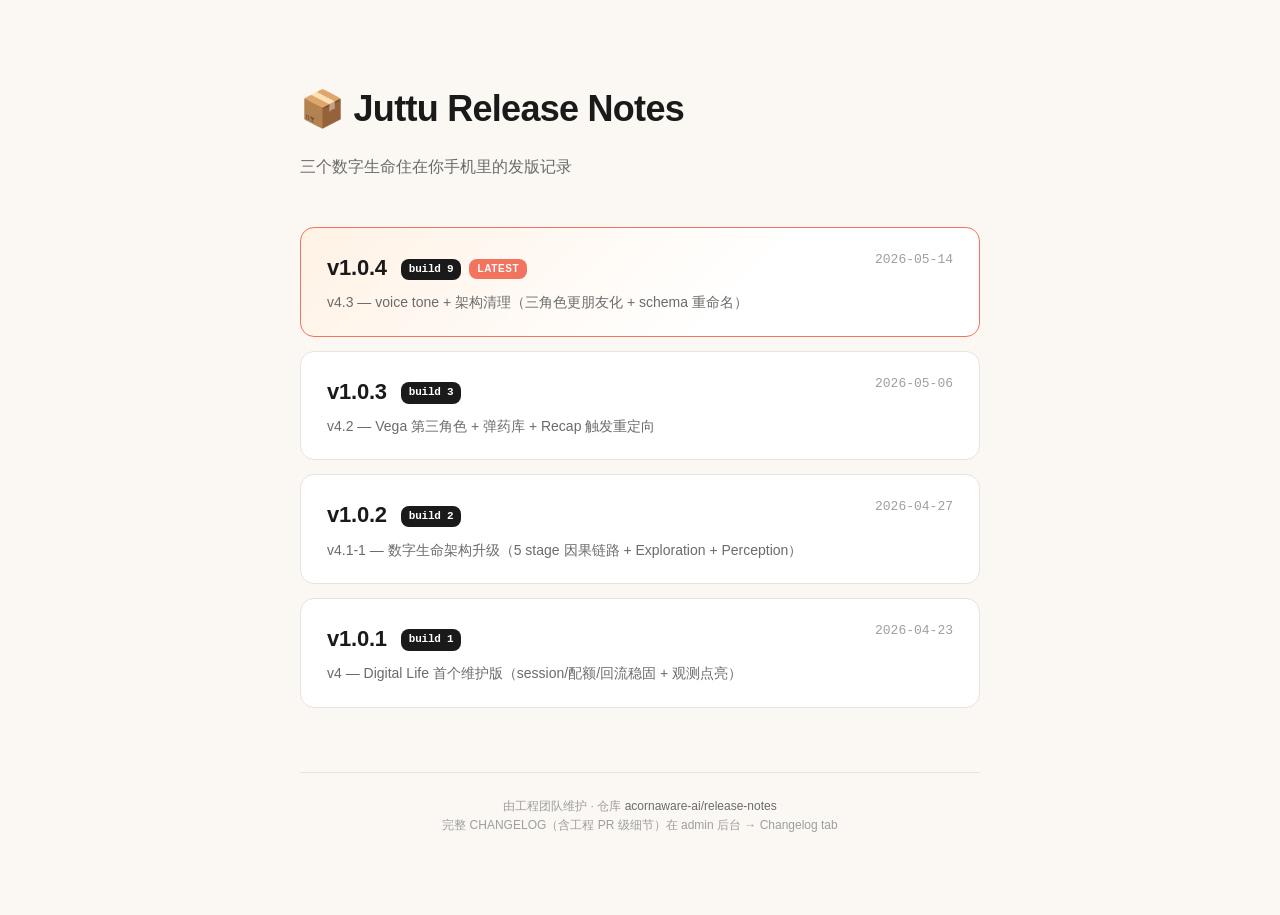
<file: index.html>
<!DOCTYPE html>
<html lang="zh-Hans">
<head>
<meta charset="UTF-8">
<meta name="viewport" content="width=device-width,initial-scale=1.0">
<title>Juttu Release Notes</title>
<style>
  body {
    font-family: -apple-system, BlinkMacSystemFont, "PingFang SC", "Hiragino Sans GB", sans-serif;
    background: #FBF8F4;
    color: #1A1A1A;
    max-width: 680px;
    margin: 80px auto;
    padding: 0 24px;
    line-height: 1.6;
    -webkit-font-smoothing: antialiased;
  }
  h1 {
    font-size: 36px;
    font-weight: 700;
    letter-spacing: -0.02em;
    margin: 0 0 8px;
  }
  .sub {
    color: #6B6B6B;
    font-size: 16px;
    margin-bottom: 48px;
  }
  .release {
    display: block;
    padding: 22px 26px;
    background: #FFF;
    border: 1px solid #E8E3DC;
    border-radius: 14px;
    margin-bottom: 14px;
    text-decoration: none;
    color: inherit;
    transition: all 0.18s ease;
    position: relative;
  }
  .release:hover {
    border-color: #F2735E;
    transform: translateY(-2px);
    box-shadow: 0 6px 18px rgba(242, 115, 94, 0.08);
  }
  .release.latest {
    background: linear-gradient(135deg, #FFF2E5 0%, #FFFFFF 65%);
    border-color: #F2735E;
  }
  .version {
    font-size: 22px;
    font-weight: 600;
    letter-spacing: -0.01em;
  }
  .theme {
    color: #6B6B6B;
    font-size: 14px;
    margin-top: 6px;
  }
  .date {
    color: #9E9E9E;
    font-size: 13px;
    float: right;
    font-family: "SF Mono", Menlo, monospace;
  }
  .latest-pill {
    display: inline-block;
    background: #F2735E;
    color: #FFF;
    font-size: 10px;
    font-weight: 700;
    letter-spacing: 0.06em;
    padding: 2px 8px;
    border-radius: 8px;
    margin-left: 8px;
    vertical-align: middle;
    text-transform: uppercase;
  }
  .build-tag {
    display: inline-block;
    background: #1A1A1A;
    color: #FFF;
    font-size: 11px;
    font-weight: 600;
    padding: 2px 8px;
    border-radius: 8px;
    margin-left: 8px;
    vertical-align: middle;
    font-family: "SF Mono", Menlo, monospace;
  }
  .footer {
    margin-top: 64px;
    padding-top: 24px;
    border-top: 1px solid #E8E3DC;
    color: #9E9E9E;
    font-size: 12px;
    text-align: center;
  }
  .footer a { color: #6B6B6B; text-decoration: none; }
  .footer a:hover { color: #F2735E; }
  @media (max-width: 600px) {
    body { margin: 40px auto; padding: 0 18px; }
    h1 { font-size: 28px; }
    .release { padding: 18px 20px; }
    .version { font-size: 19px; }
    .date { float: none; display: block; margin-bottom: 6px; }
  }
</style>
</head>
<body>

<h1>📦 Juttu Release Notes</h1>
<p class="sub">三个数字生命住在你手机里的发版记录</p>

<a class="release latest" href="v4.3.html">
  <span class="date">2026-05-14</span>
  <div class="version">v1.0.4 <span class="build-tag">build 9</span><span class="latest-pill">Latest</span></div>
  <div class="theme">v4.3 — voice tone + 架构清理（三角色更朋友化 + schema 重命名）</div>
</a>

<a class="release" href="v4.2.html">
  <span class="date">2026-05-06</span>
  <div class="version">v1.0.3 <span class="build-tag">build 3</span></div>
  <div class="theme">v4.2 — Vega 第三角色 + 弹药库 + Recap 触发重定向</div>
</a>

<a class="release" href="v4.1-1.html">
  <span class="date">2026-04-27</span>
  <div class="version">v1.0.2 <span class="build-tag">build 2</span></div>
  <div class="theme">v4.1-1 — 数字生命架构升级（5 stage 因果链路 + Exploration + Perception）</div>
</a>

<a class="release" href="v4.html">
  <span class="date">2026-04-23</span>
  <div class="version">v1.0.1 <span class="build-tag">build 1</span></div>
  <div class="theme">v4 — Digital Life 首个维护版（session/配额/回流稳固 + 观测点亮）</div>
</a>

<div class="footer">
  由工程团队维护 · 仓库 <a href="https://github.com/acornaware-ai/release-notes" target="_blank">acornaware-ai/release-notes</a><br>
  完整 CHANGELOG（含工程 PR 级细节）在 admin 后台 → Changelog tab
</div>

</body>
</html>
</file>
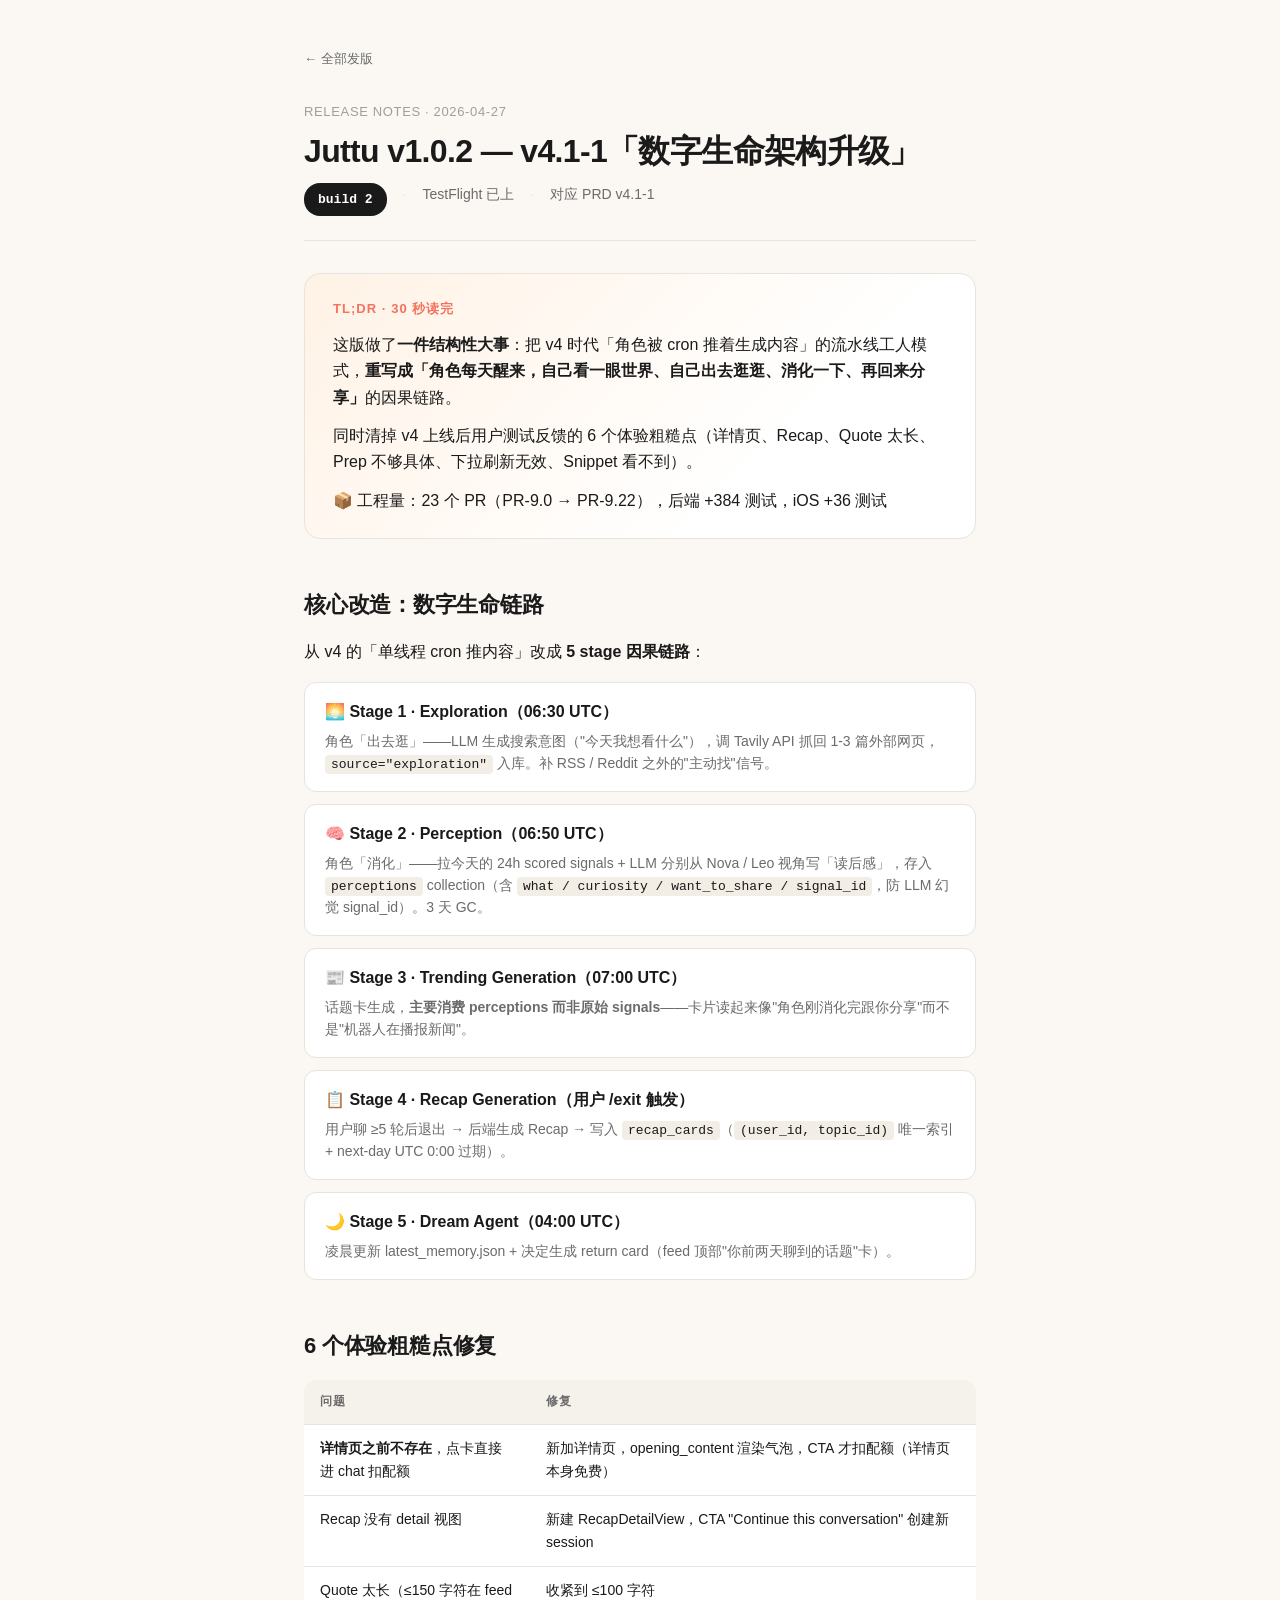
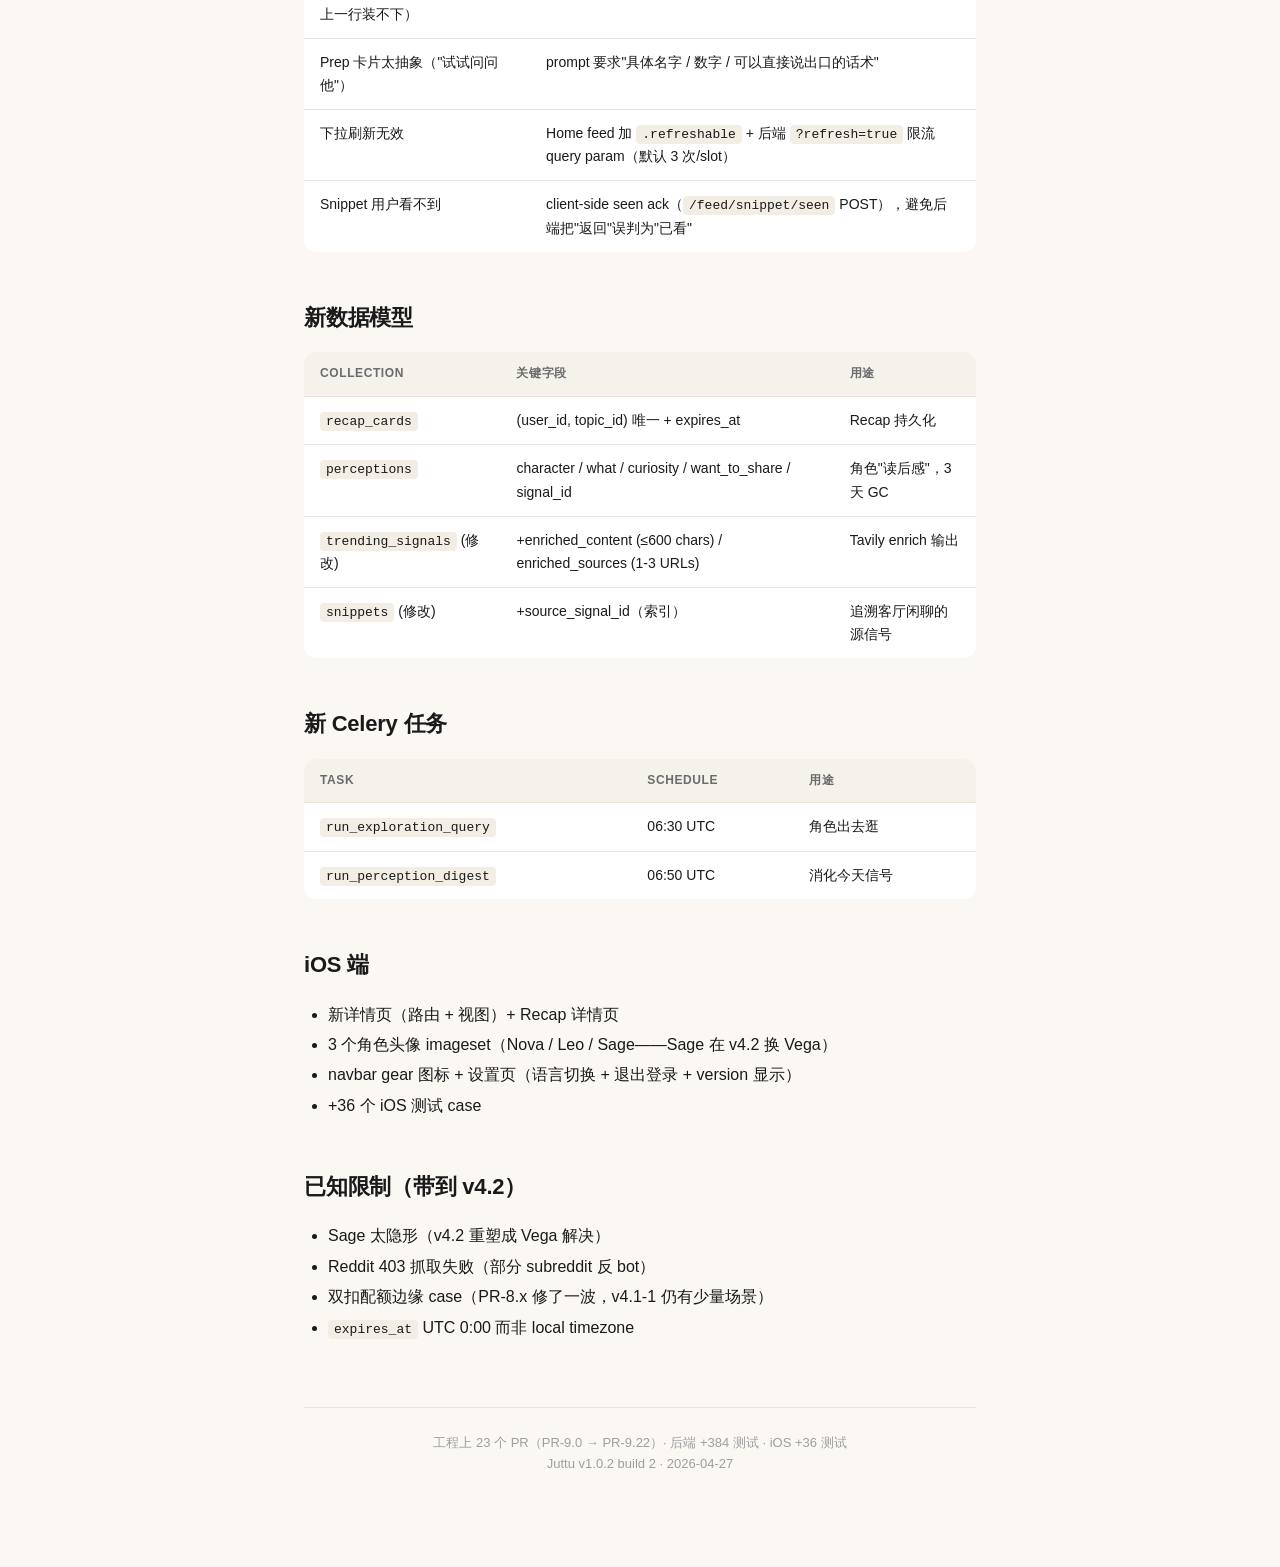
<file: v4.1-1.html>
<!DOCTYPE html>
<html lang="zh-Hans">
<head>
<meta charset="UTF-8">
<meta name="viewport" content="width=device-width, initial-scale=1.0">
<title>Juttu v1.0.2 发版通知 — v4.1-1 数字生命架构升级</title>
<link rel="stylesheet" href="styles.css">
</head>
<body>
<div class="container">
  <nav class="topnav"><a href="./">← 全部发版</a></nav>

  <header class="hero">
    <div class="eyebrow">Release Notes · 2026-04-27</div>
    <h1>Juttu v1.0.2 — v4.1-1「数字生命架构升级」</h1>
    <div class="meta">
      <span><span class="build-chip">build 2</span></span>
      <span>TestFlight 已上</span>
      <span>对应 PRD v4.1-1</span>
    </div>
  </header>

  <section class="tldr">
    <div class="tldr-title">TL;DR · 30 秒读完</div>
    <p>这版做了<strong>一件结构性大事</strong>：把 v4 时代「角色被 cron 推着生成内容」的流水线工人模式，<strong>重写成「角色每天醒来，自己看一眼世界、自己出去逛逛、消化一下、再回来分享」</strong>的因果链路。</p>
    <p>同时清掉 v4 上线后用户测试反馈的 6 个体验粗糙点（详情页、Recap、Quote 太长、Prep 不够具体、下拉刷新无效、Snippet 看不到）。</p>
    <p>📦 工程量：23 个 PR（PR-9.0 → PR-9.22），后端 +384 测试，iOS +36 测试</p>
  </section>

  <h2>核心改造：数字生命链路</h2>
  <p>从 v4 的「单线程 cron 推内容」改成 <strong>5 stage 因果链路</strong>：</p>

  <div class="feature-list">
    <div class="feature">
      <div class="feature-title">🌅 Stage 1 · Exploration（06:30 UTC）</div>
      <div class="feature-body">角色「出去逛」——LLM 生成搜索意图（"今天我想看什么"），调 Tavily API 抓回 1-3 篇外部网页，<code>source="exploration"</code> 入库。补 RSS / Reddit 之外的"主动找"信号。</div>
    </div>
    <div class="feature">
      <div class="feature-title">🧠 Stage 2 · Perception（06:50 UTC）</div>
      <div class="feature-body">角色「消化」——拉今天的 24h scored signals + LLM 分别从 Nova / Leo 视角写「读后感」，存入 <code>perceptions</code> collection（含 <code>what / curiosity / want_to_share / signal_id</code>，防 LLM 幻觉 signal_id）。3 天 GC。</div>
    </div>
    <div class="feature">
      <div class="feature-title">📰 Stage 3 · Trending Generation（07:00 UTC）</div>
      <div class="feature-body">话题卡生成，<strong>主要消费 perceptions 而非原始 signals</strong>——卡片读起来像"角色刚消化完跟你分享"而不是"机器人在播报新闻"。</div>
    </div>
    <div class="feature">
      <div class="feature-title">📋 Stage 4 · Recap Generation（用户 /exit 触发）</div>
      <div class="feature-body">用户聊 ≥5 轮后退出 → 后端生成 Recap → 写入 <code>recap_cards</code>（<code>(user_id, topic_id)</code> 唯一索引 + next-day UTC 0:00 过期）。</div>
    </div>
    <div class="feature">
      <div class="feature-title">🌙 Stage 5 · Dream Agent（04:00 UTC）</div>
      <div class="feature-body">凌晨更新 latest_memory.json + 决定生成 return card（feed 顶部"你前两天聊到的话题"卡）。</div>
    </div>
  </div>

  <h2>6 个体验粗糙点修复</h2>
  <table>
    <thead><tr><th>问题</th><th>修复</th></tr></thead>
    <tbody>
      <tr>
        <td><strong>详情页之前不存在</strong>，点卡直接进 chat 扣配额</td>
        <td>新加详情页，opening_content 渲染气泡，CTA 才扣配额（详情页本身免费）</td>
      </tr>
      <tr>
        <td>Recap 没有 detail 视图</td>
        <td>新建 RecapDetailView，CTA "Continue this conversation" 创建新 session</td>
      </tr>
      <tr>
        <td>Quote 太长（≤150 字符在 feed 上一行装不下）</td>
        <td>收紧到 ≤100 字符</td>
      </tr>
      <tr>
        <td>Prep 卡片太抽象（"试试问问他"）</td>
        <td>prompt 要求"具体名字 / 数字 / 可以直接说出口的话术"</td>
      </tr>
      <tr>
        <td>下拉刷新无效</td>
        <td>Home feed 加 <code>.refreshable</code> + 后端 <code>?refresh=true</code> 限流 query param（默认 3 次/slot）</td>
      </tr>
      <tr>
        <td>Snippet 用户看不到</td>
        <td>client-side seen ack（<code>/feed/snippet/seen</code> POST），避免后端把"返回"误判为"已看"</td>
      </tr>
    </tbody>
  </table>

  <h2>新数据模型</h2>
  <table>
    <thead><tr><th>Collection</th><th>关键字段</th><th>用途</th></tr></thead>
    <tbody>
      <tr><td><code>recap_cards</code></td><td>(user_id, topic_id) 唯一 + expires_at</td><td>Recap 持久化</td></tr>
      <tr><td><code>perceptions</code></td><td>character / what / curiosity / want_to_share / signal_id</td><td>角色"读后感"，3 天 GC</td></tr>
      <tr><td><code>trending_signals</code> (修改)</td><td>+enriched_content (≤600 chars) / enriched_sources (1-3 URLs)</td><td>Tavily enrich 输出</td></tr>
      <tr><td><code>snippets</code> (修改)</td><td>+source_signal_id（索引）</td><td>追溯客厅闲聊的源信号</td></tr>
    </tbody>
  </table>

  <h2>新 Celery 任务</h2>
  <table>
    <thead><tr><th>Task</th><th>Schedule</th><th>用途</th></tr></thead>
    <tbody>
      <tr><td><code>run_exploration_query</code></td><td>06:30 UTC</td><td>角色出去逛</td></tr>
      <tr><td><code>run_perception_digest</code></td><td>06:50 UTC</td><td>消化今天信号</td></tr>
    </tbody>
  </table>

  <h2>iOS 端</h2>
  <ul>
    <li>新详情页（路由 + 视图）+ Recap 详情页</li>
    <li>3 个角色头像 imageset（Nova / Leo / Sage——Sage 在 v4.2 换 Vega）</li>
    <li>navbar gear 图标 + 设置页（语言切换 + 退出登录 + version 显示）</li>
    <li>+36 个 iOS 测试 case</li>
  </ul>

  <h2>已知限制（带到 v4.2）</h2>
  <ul>
    <li>Sage 太隐形（v4.2 重塑成 Vega 解决）</li>
    <li>Reddit 403 抓取失败（部分 subreddit 反 bot）</li>
    <li>双扣配额边缘 case（PR-8.x 修了一波，v4.1-1 仍有少量场景）</li>
    <li><code>expires_at</code> UTC 0:00 而非 local timezone</li>
  </ul>

  <div class="footer">
    工程上 23 个 PR（PR-9.0 → PR-9.22）· 后端 +384 测试 · iOS +36 测试<br>
    Juttu v1.0.2 build 2 · 2026-04-27
  </div>

</div>
</body>
</html>
</file>
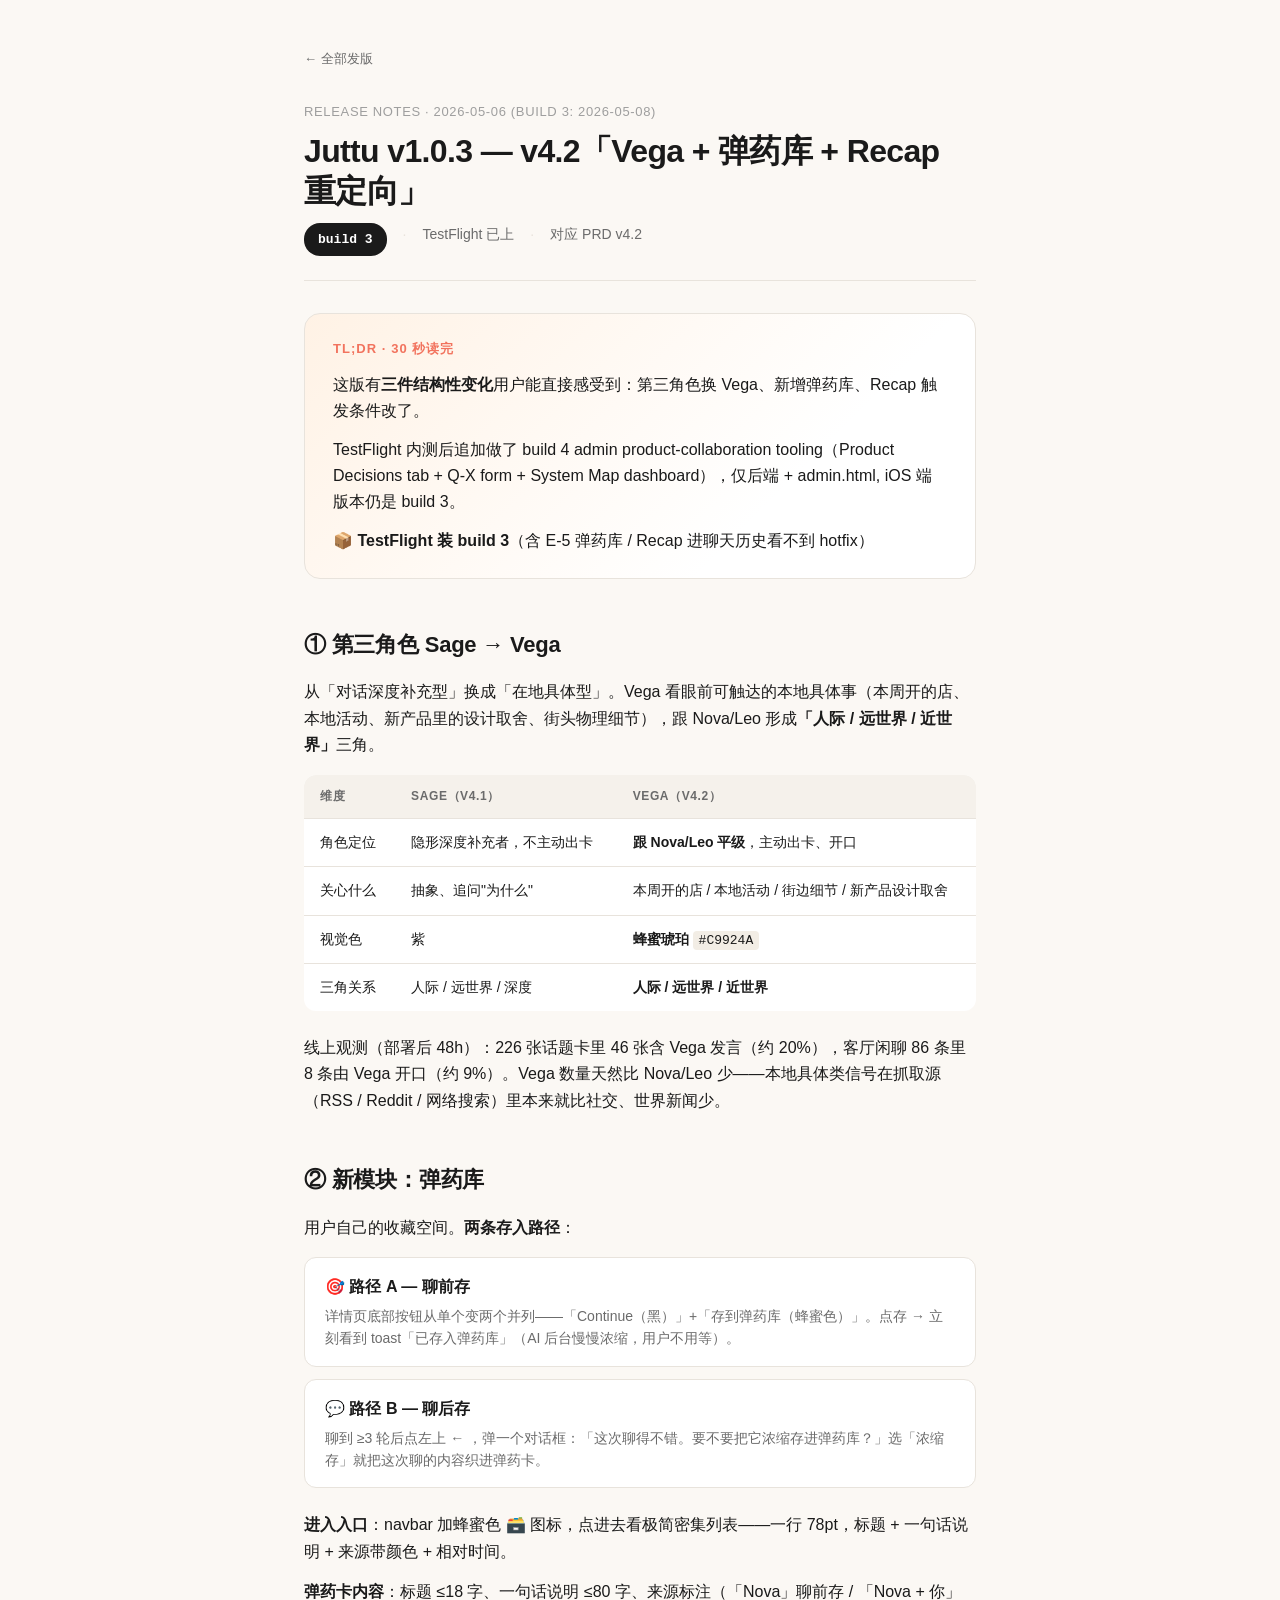
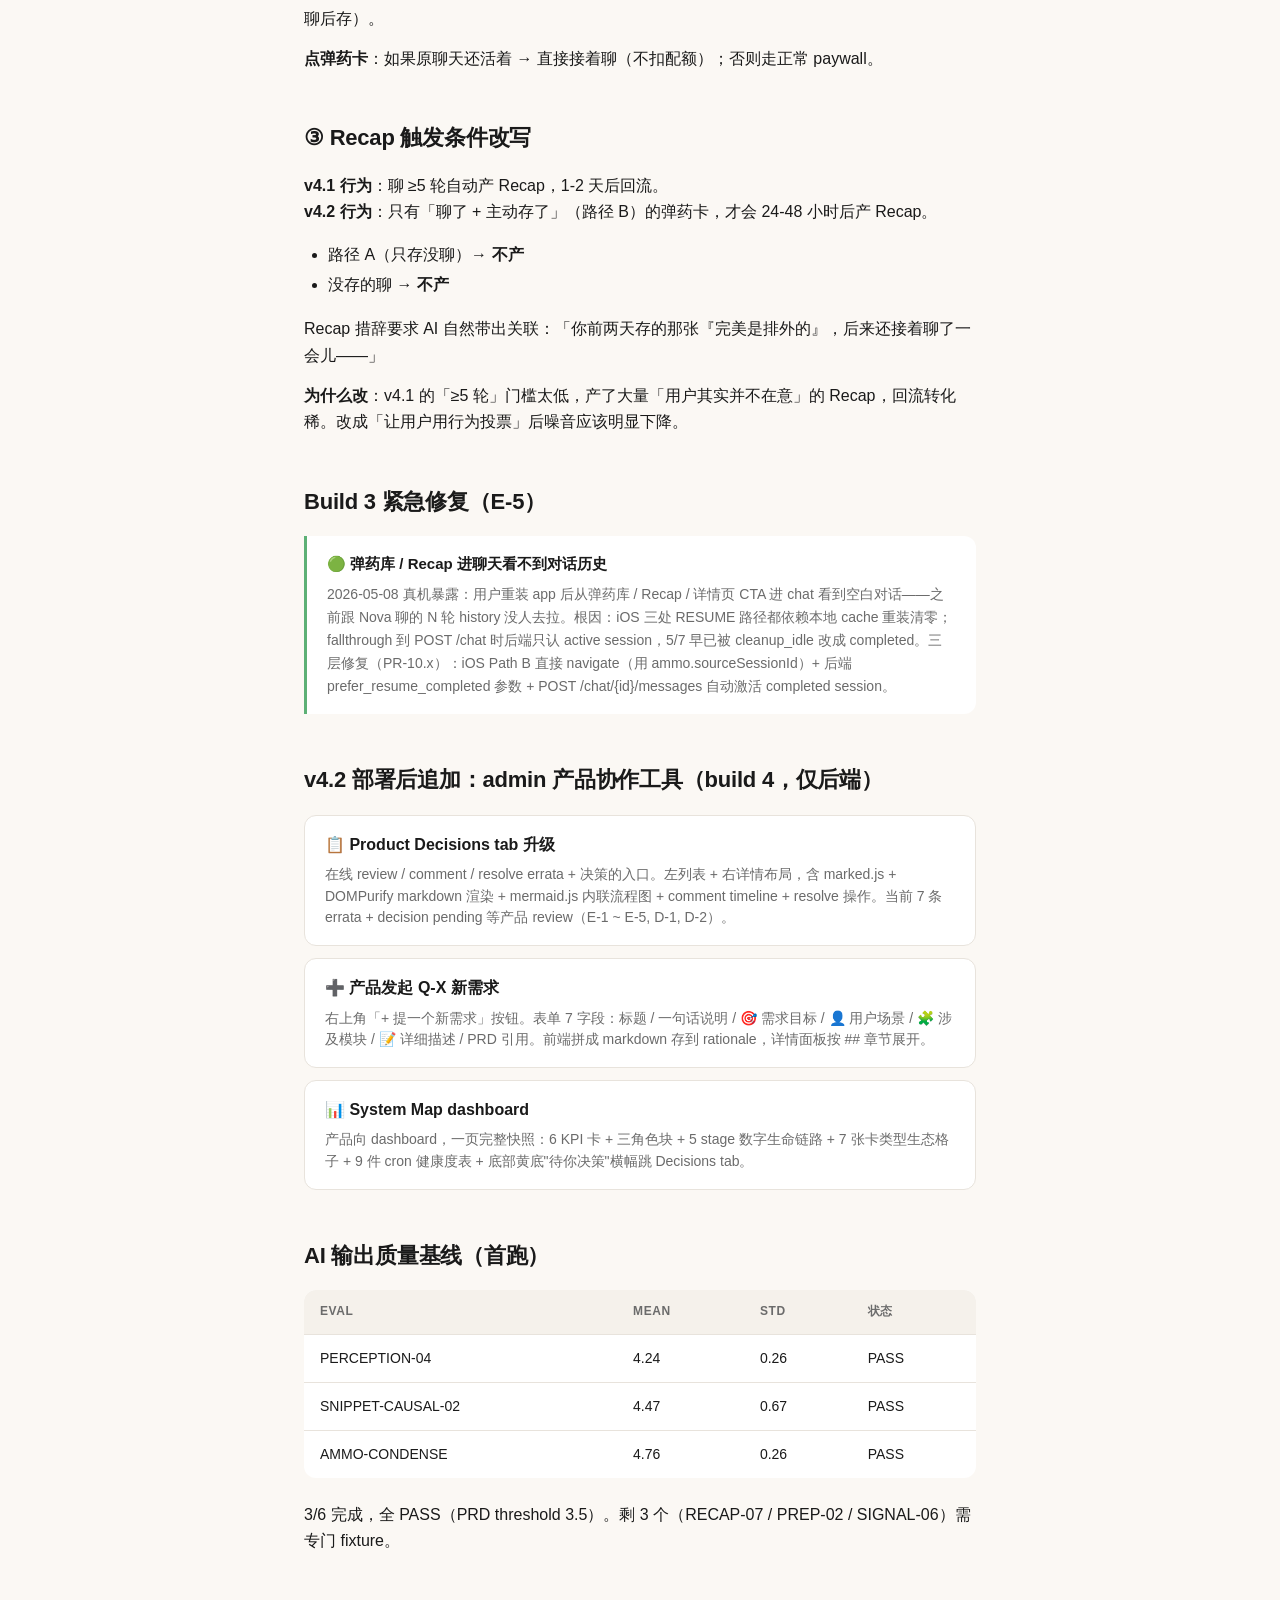
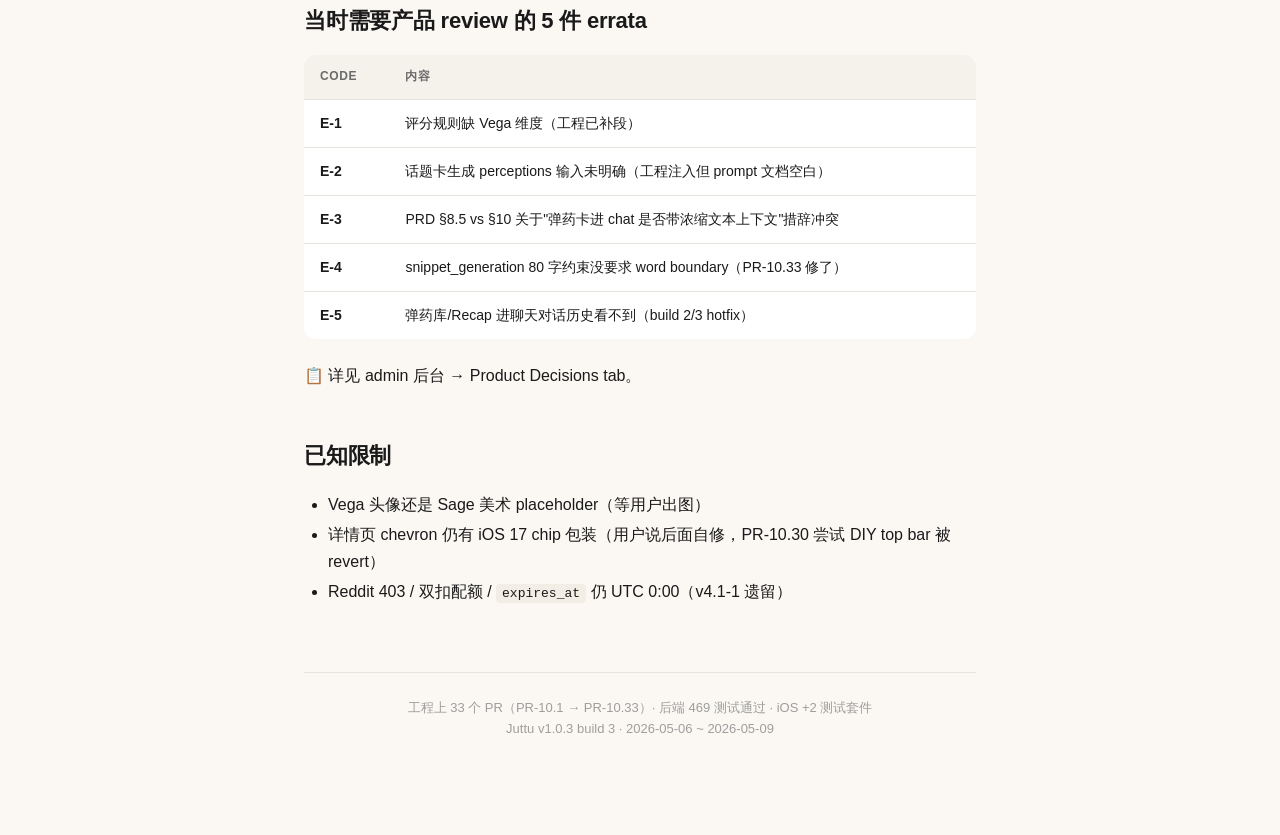
<file: v4.2.html>
<!DOCTYPE html>
<html lang="zh-Hans">
<head>
<meta charset="UTF-8">
<meta name="viewport" content="width=device-width, initial-scale=1.0">
<title>Juttu v1.0.3 发版通知 — v4.2 Vega + 弹药库 + Recap 重定向</title>
<link rel="stylesheet" href="styles.css">
</head>
<body>
<div class="container">
  <nav class="topnav"><a href="./">← 全部发版</a></nav>

  <header class="hero">
    <div class="eyebrow">Release Notes · 2026-05-06 (build 3: 2026-05-08)</div>
    <h1>Juttu v1.0.3 — v4.2「Vega + 弹药库 + Recap 重定向」</h1>
    <div class="meta">
      <span><span class="build-chip">build 3</span></span>
      <span>TestFlight 已上</span>
      <span>对应 PRD v4.2</span>
    </div>
  </header>

  <section class="tldr">
    <div class="tldr-title">TL;DR · 30 秒读完</div>
    <p>这版有<strong>三件结构性变化</strong>用户能直接感受到：第三角色换 Vega、新增弹药库、Recap 触发条件改了。</p>
    <p>TestFlight 内测后追加做了 build 4 admin product-collaboration tooling（Product Decisions tab + Q-X form + System Map dashboard），仅后端 + admin.html, iOS 端版本仍是 build 3。</p>
    <p>📦 <strong>TestFlight 装 build 3</strong>（含 E-5 弹药库 / Recap 进聊天历史看不到 hotfix）</p>
  </section>

  <h2>① 第三角色 Sage → Vega</h2>
  <p>从「对话深度补充型」换成「在地具体型」。Vega 看眼前可触达的本地具体事（本周开的店、本地活动、新产品里的设计取舍、街头物理细节），跟 Nova/Leo 形成<strong>「人际 / 远世界 / 近世界」</strong>三角。</p>

  <table>
    <thead>
      <tr><th>维度</th><th>Sage（v4.1）</th><th>Vega（v4.2）</th></tr>
    </thead>
    <tbody>
      <tr><td>角色定位</td><td>隐形深度补充者，不主动出卡</td><td><strong>跟 Nova/Leo 平级</strong>，主动出卡、开口</td></tr>
      <tr><td>关心什么</td><td>抽象、追问"为什么"</td><td>本周开的店 / 本地活动 / 街边细节 / 新产品设计取舍</td></tr>
      <tr><td>视觉色</td><td>紫</td><td><strong>蜂蜜琥珀</strong> <code>#C9924A</code></td></tr>
      <tr><td>三角关系</td><td>人际 / 远世界 / 深度</td><td><strong>人际 / 远世界 / 近世界</strong></td></tr>
    </tbody>
  </table>

  <p>线上观测（部署后 48h）：226 张话题卡里 46 张含 Vega 发言（约 20%），客厅闲聊 86 条里 8 条由 Vega 开口（约 9%）。Vega 数量天然比 Nova/Leo 少——本地具体类信号在抓取源（RSS / Reddit / 网络搜索）里本来就比社交、世界新闻少。</p>

  <h2>② 新模块：弹药库</h2>
  <p>用户自己的收藏空间。<strong>两条存入路径</strong>：</p>

  <div class="feature-list">
    <div class="feature">
      <div class="feature-title">🎯 路径 A — 聊前存</div>
      <div class="feature-body">详情页底部按钮从单个变两个并列——「Continue（黑）」+「存到弹药库（蜂蜜色）」。点存 → 立刻看到 toast「已存入弹药库」（AI 后台慢慢浓缩，用户不用等）。</div>
    </div>
    <div class="feature">
      <div class="feature-title">💬 路径 B — 聊后存</div>
      <div class="feature-body">聊到 ≥3 轮后点左上 ← ，弹一个对话框：「这次聊得不错。要不要把它浓缩存进弹药库？」选「浓缩存」就把这次聊的内容织进弹药卡。</div>
    </div>
  </div>

  <p><strong>进入入口</strong>：navbar 加蜂蜜色 🗃️ 图标，点进去看极简密集列表——一行 78pt，标题 + 一句话说明 + 来源带颜色 + 相对时间。</p>

  <p><strong>弹药卡内容</strong>：标题 ≤18 字、一句话说明 ≤80 字、来源标注（「Nova」聊前存 / 「Nova + 你」聊后存）。</p>

  <p><strong>点弹药卡</strong>：如果原聊天还活着 → 直接接着聊（不扣配额）；否则走正常 paywall。</p>

  <h2>③ Recap 触发条件改写</h2>
  <p><strong>v4.1 行为</strong>：聊 ≥5 轮自动产 Recap，1-2 天后回流。<br>
  <strong>v4.2 行为</strong>：只有「聊了 + 主动存了」（路径 B）的弹药卡，才会 24-48 小时后产 Recap。</p>

  <ul>
    <li>路径 A（只存没聊）→ <strong>不产</strong></li>
    <li>没存的聊 → <strong>不产</strong></li>
  </ul>

  <p>Recap 措辞要求 AI 自然带出关联：「你前两天存的那张『完美是排外的』，后来还接着聊了一会儿——」</p>

  <p><strong>为什么改</strong>：v4.1 的「≥5 轮」门槛太低，产了大量「用户其实并不在意」的 Recap，回流转化稀。改成「让用户用行为投票」后噪音应该明显下降。</p>

  <h2>Build 3 紧急修复（E-5）</h2>

  <div class="hotfix">
    <div class="hotfix-title">🟢 弹药库 / Recap 进聊天看不到对话历史</div>
    <div class="hotfix-body">2026-05-08 真机暴露：用户重装 app 后从弹药库 / Recap / 详情页 CTA 进 chat 看到空白对话——之前跟 Nova 聊的 N 轮 history 没人去拉。根因：iOS 三处 RESUME 路径都依赖本地 cache 重装清零；fallthrough 到 POST /chat 时后端只认 active session，5/7 早已被 cleanup_idle 改成 completed。三层修复（PR-10.x）：iOS Path B 直接 navigate（用 ammo.sourceSessionId）+ 后端 prefer_resume_completed 参数 + POST /chat/{id}/messages 自动激活 completed session。</div>
  </div>

  <h2>v4.2 部署后追加：admin 产品协作工具（build 4，仅后端）</h2>

  <div class="feature-list">
    <div class="feature">
      <div class="feature-title">📋 Product Decisions tab 升级</div>
      <div class="feature-body">在线 review / comment / resolve errata + 决策的入口。左列表 + 右详情布局，含 marked.js + DOMPurify markdown 渲染 + mermaid.js 内联流程图 + comment timeline + resolve 操作。当前 7 条 errata + decision pending 等产品 review（E-1 ~ E-5, D-1, D-2）。</div>
    </div>
    <div class="feature">
      <div class="feature-title">➕ 产品发起 Q-X 新需求</div>
      <div class="feature-body">右上角「+ 提一个新需求」按钮。表单 7 字段：标题 / 一句话说明 / 🎯 需求目标 / 👤 用户场景 / 🧩 涉及模块 / 📝 详细描述 / PRD 引用。前端拼成 markdown 存到 rationale，详情面板按 ## 章节展开。</div>
    </div>
    <div class="feature">
      <div class="feature-title">📊 System Map dashboard</div>
      <div class="feature-body">产品向 dashboard，一页完整快照：6 KPI 卡 + 三角色块 + 5 stage 数字生命链路 + 7 张卡类型生态格子 + 9 件 cron 健康度表 + 底部黄底"待你决策"横幅跳 Decisions tab。</div>
    </div>
  </div>

  <h2>AI 输出质量基线（首跑）</h2>
  <table>
    <thead>
      <tr><th>Eval</th><th>Mean</th><th>Std</th><th>状态</th></tr>
    </thead>
    <tbody>
      <tr><td>PERCEPTION-04</td><td>4.24</td><td>0.26</td><td>PASS</td></tr>
      <tr><td>SNIPPET-CAUSAL-02</td><td>4.47</td><td>0.67</td><td>PASS</td></tr>
      <tr><td>AMMO-CONDENSE</td><td>4.76</td><td>0.26</td><td>PASS</td></tr>
    </tbody>
  </table>
  <p>3/6 完成，全 PASS（PRD threshold 3.5）。剩 3 个（RECAP-07 / PREP-02 / SIGNAL-06）需专门 fixture。</p>

  <h2>当时需要产品 review 的 5 件 errata</h2>
  <table>
    <thead>
      <tr><th>Code</th><th>内容</th></tr>
    </thead>
    <tbody>
      <tr><td><strong>E-1</strong></td><td>评分规则缺 Vega 维度（工程已补段）</td></tr>
      <tr><td><strong>E-2</strong></td><td>话题卡生成 perceptions 输入未明确（工程注入但 prompt 文档空白）</td></tr>
      <tr><td><strong>E-3</strong></td><td>PRD §8.5 vs §10 关于"弹药卡进 chat 是否带浓缩文本上下文"措辞冲突</td></tr>
      <tr><td><strong>E-4</strong></td><td>snippet_generation 80 字约束没要求 word boundary（PR-10.33 修了）</td></tr>
      <tr><td><strong>E-5</strong></td><td>弹药库/Recap 进聊天对话历史看不到（build 2/3 hotfix）</td></tr>
    </tbody>
  </table>

  <p>📋 详见 admin 后台 → Product Decisions tab。</p>

  <h2>已知限制</h2>
  <ul>
    <li>Vega 头像还是 Sage 美术 placeholder（等用户出图）</li>
    <li>详情页 chevron 仍有 iOS 17 chip 包装（用户说后面自修，PR-10.30 尝试 DIY top bar 被 revert）</li>
    <li>Reddit 403 / 双扣配额 / <code>expires_at</code> 仍 UTC 0:00（v4.1-1 遗留）</li>
  </ul>

  <div class="footer">
    工程上 33 个 PR（PR-10.1 → PR-10.33）· 后端 469 测试通过 · iOS +2 测试套件<br>
    Juttu v1.0.3 build 3 · 2026-05-06 ~ 2026-05-09
  </div>

</div>
</body>
</html>
</file>
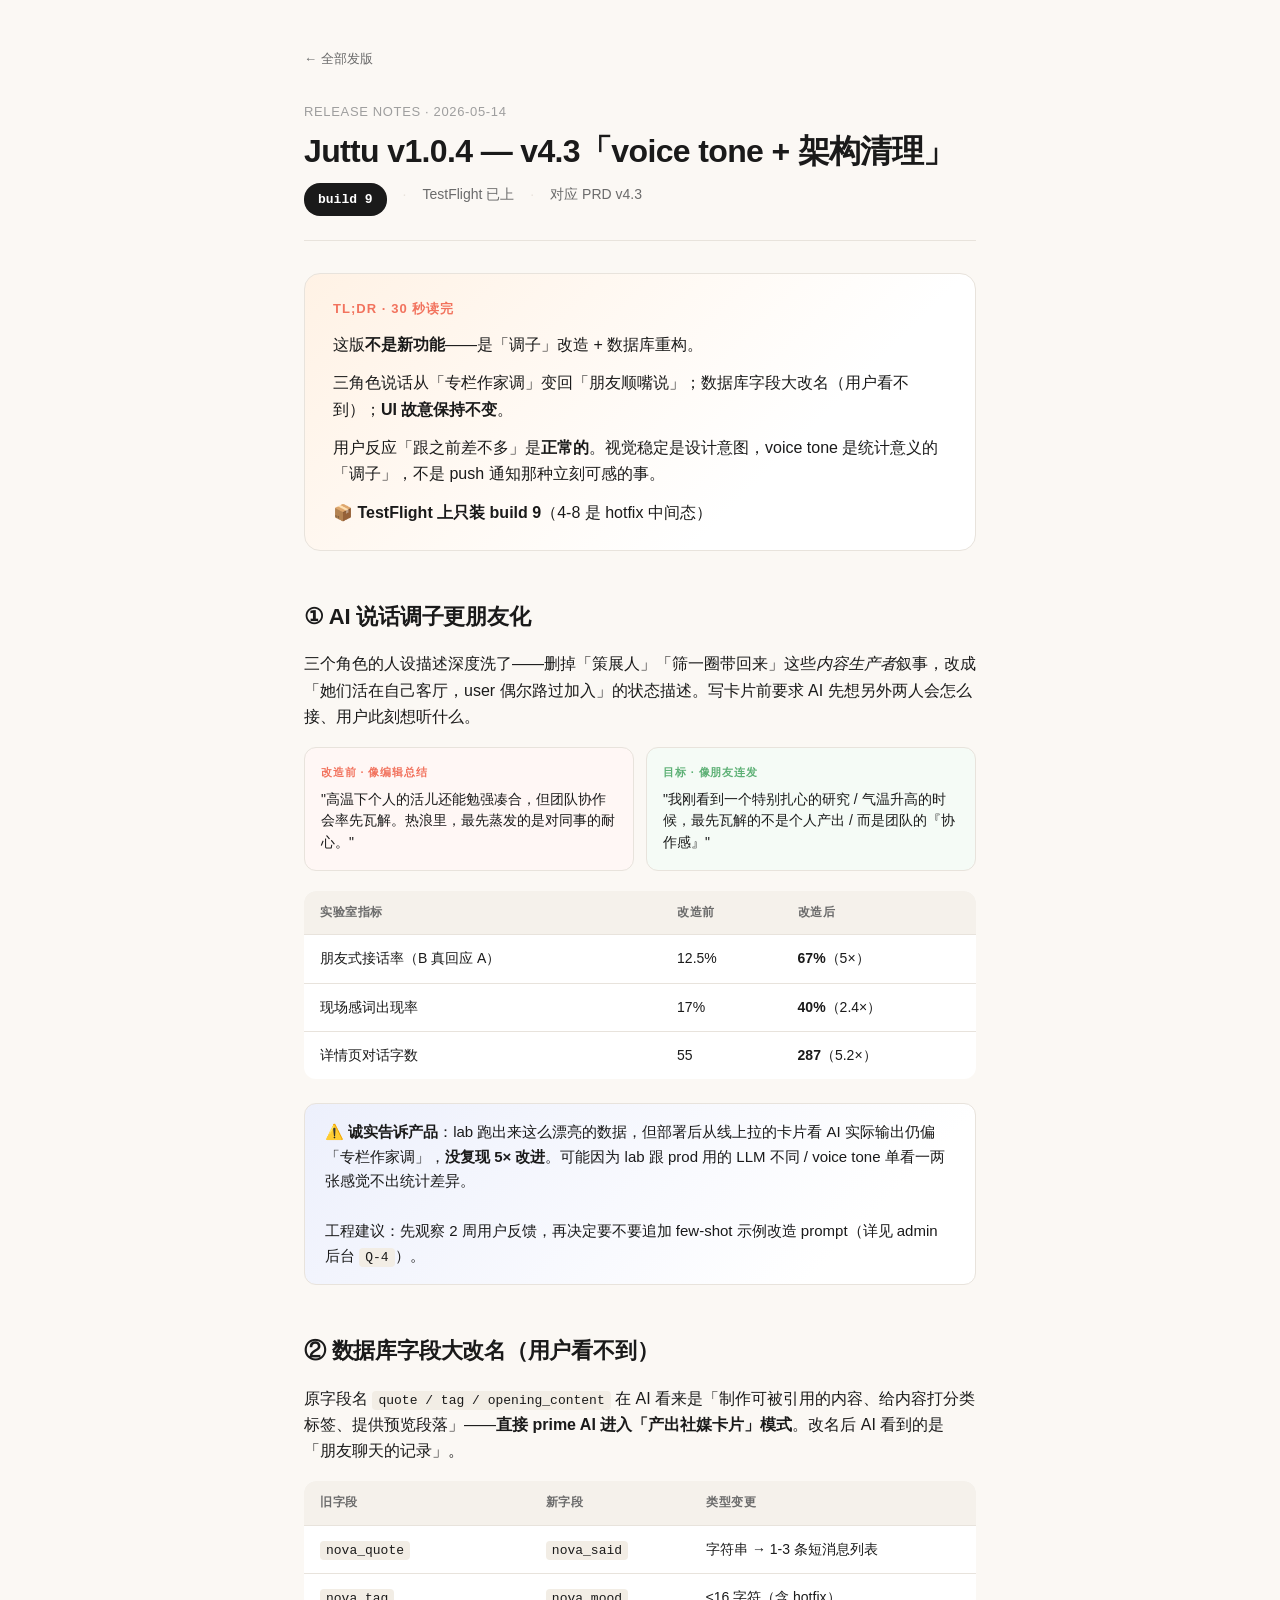
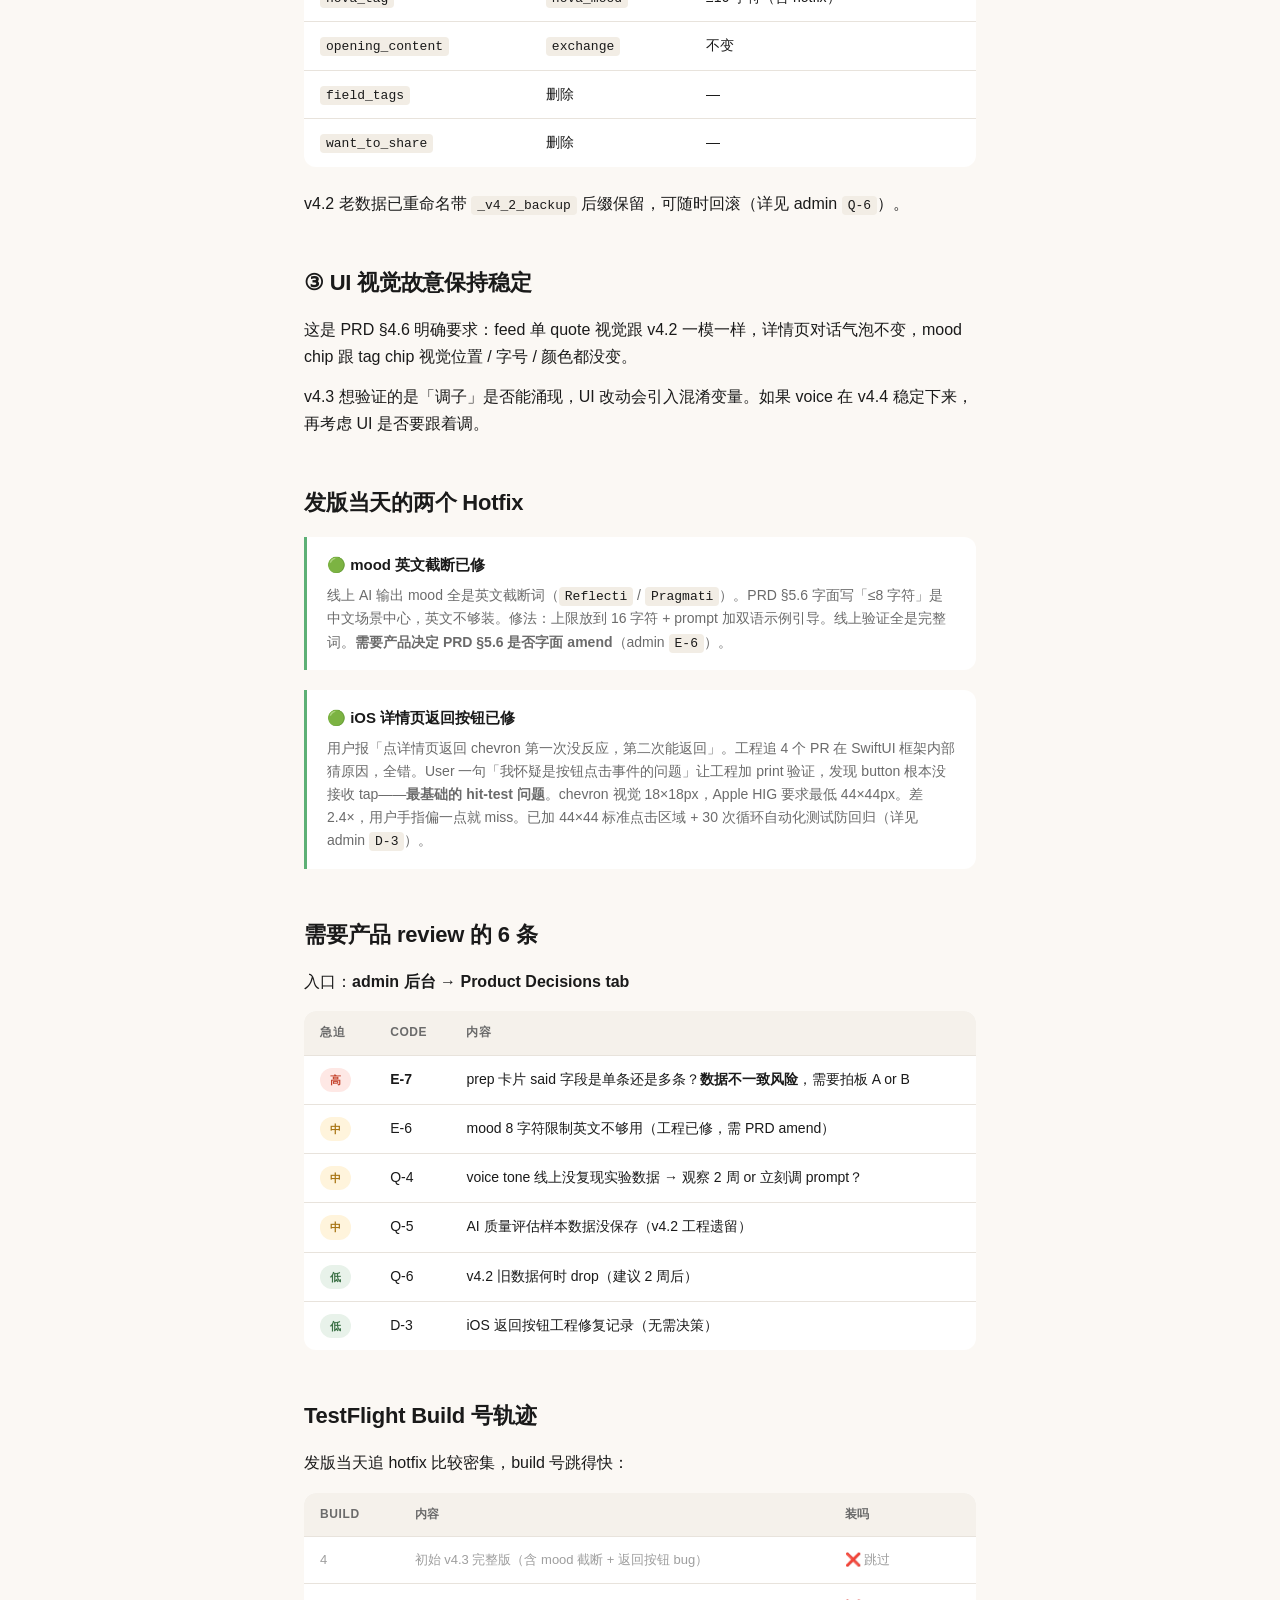
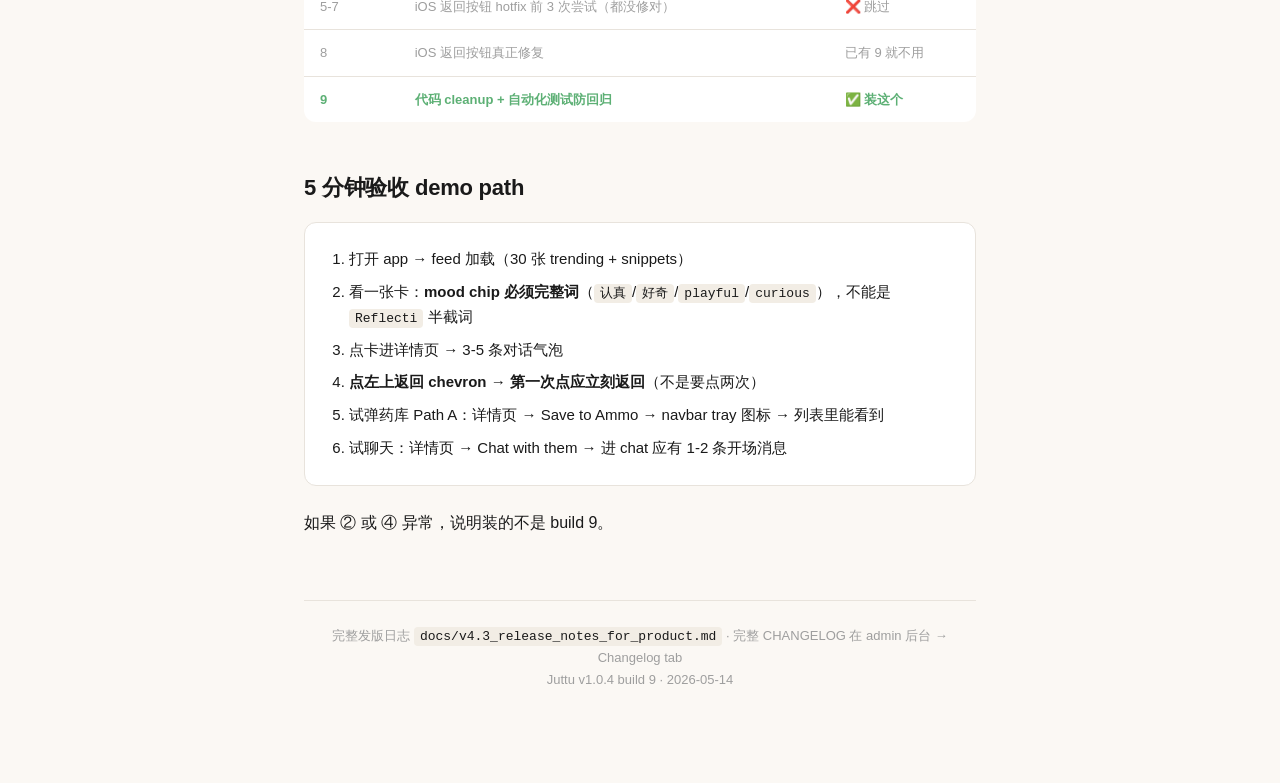
<file: v4.3.html>
<!DOCTYPE html>
<html lang="zh-Hans">
<head>
<meta charset="UTF-8">
<meta name="viewport" content="width=device-width, initial-scale=1.0">
<title>Juttu v1.0.4 发版通知 — v4.3 voice tone 改造</title>
<link rel="stylesheet" href="styles.css">
</head>
<body>
<div class="container">
  <nav class="topnav"><a href="./">← 全部发版</a></nav>

  <!-- Hero -->
  <header class="hero">
    <div class="eyebrow">Release Notes · 2026-05-14</div>
    <h1>Juttu v1.0.4 — v4.3「voice tone + 架构清理」</h1>
    <div class="meta">
      <span><span class="build-chip">build 9</span></span>
      <span>TestFlight 已上</span>
      <span>对应 PRD v4.3</span>
    </div>
  </header>

  <!-- TL;DR -->
  <section class="tldr">
    <div class="tldr-title">TL;DR · 30 秒读完</div>
    <p>这版<strong>不是新功能</strong>——是「调子」改造 + 数据库重构。</p>
    <p>三角色说话从「专栏作家调」变回「朋友顺嘴说」；数据库字段大改名（用户看不到）；<strong>UI 故意保持不变</strong>。</p>
    <p>用户反应「跟之前差不多」是<strong>正常的</strong>。视觉稳定是设计意图，voice tone 是统计意义的「调子」，不是 push 通知那种立刻可感的事。</p>
    <p>📦 <strong>TestFlight 上只装 build 9</strong>（4-8 是 hotfix 中间态）</p>
  </section>

  <!-- Voice tone -->
  <h2>① AI 说话调子更朋友化</h2>
  <p>三个角色的人设描述深度洗了——删掉「策展人」「筛一圈带回来」这些<em>内容生产者</em>叙事，改成「她们活在自己客厅，user 偶尔路过加入」的状态描述。写卡片前要求 AI 先想另外两人会怎么接、用户此刻想听什么。</p>

  <div class="voice-compare">
    <div class="voice-box before">
      <div class="voice-label">改造前 · 像编辑总结</div>
      "高温下个人的活儿还能勉强凑合，但团队协作会率先瓦解。热浪里，最先蒸发的是对同事的耐心。"
    </div>
    <div class="voice-box after">
      <div class="voice-label">目标 · 像朋友连发</div>
      "我刚看到一个特别扎心的研究 / 气温升高的时候，最先瓦解的不是个人产出 / 而是团队的『协作感』"
    </div>
  </div>

  <table>
    <thead>
      <tr><th>实验室指标</th><th>改造前</th><th>改造后</th></tr>
    </thead>
    <tbody>
      <tr><td>朋友式接话率（B 真回应 A）</td><td>12.5%</td><td><strong>67%</strong>（5×）</td></tr>
      <tr><td>现场感词出现率</td><td>17%</td><td><strong>40%</strong>（2.4×）</td></tr>
      <tr><td>详情页对话字数</td><td>55</td><td><strong>287</strong>（5.2×）</td></tr>
    </tbody>
  </table>

  <div class="highlight">
    ⚠️ <strong>诚实告诉产品</strong>：lab 跑出来这么漂亮的数据，但部署后从线上拉的卡片看 AI 实际输出仍偏「专栏作家调」，<strong>没复现 5× 改进</strong>。可能因为 lab 跟 prod 用的 LLM 不同 / voice tone 单看一两张感觉不出统计差异。<br><br>工程建议：先观察 2 周用户反馈，再决定要不要追加 few-shot 示例改造 prompt（详见 admin 后台 <code>Q-4</code>）。
  </div>

  <!-- Schema rename -->
  <h2>② 数据库字段大改名（用户看不到）</h2>
  <p>原字段名 <code>quote / tag / opening_content</code> 在 AI 看来是「制作可被引用的内容、给内容打分类标签、提供预览段落」——<strong>直接 prime AI 进入「产出社媒卡片」模式</strong>。改名后 AI 看到的是「朋友聊天的记录」。</p>

  <table>
    <thead>
      <tr><th>旧字段</th><th>新字段</th><th>类型变更</th></tr>
    </thead>
    <tbody>
      <tr><td><code>nova_quote</code></td><td><code>nova_said</code></td><td>字符串 → 1-3 条短消息列表</td></tr>
      <tr><td><code>nova_tag</code></td><td><code>nova_mood</code></td><td>≤16 字符（含 hotfix）</td></tr>
      <tr><td><code>opening_content</code></td><td><code>exchange</code></td><td>不变</td></tr>
      <tr><td><code>field_tags</code></td><td>删除</td><td>—</td></tr>
      <tr><td><code>want_to_share</code></td><td>删除</td><td>—</td></tr>
    </tbody>
  </table>

  <p>v4.2 老数据已重命名带 <code>_v4_2_backup</code> 后缀保留，可随时回滚（详见 admin <code>Q-6</code>）。</p>

  <!-- UI -->
  <h2>③ UI 视觉故意保持稳定</h2>
  <p>这是 PRD §4.6 明确要求：feed 单 quote 视觉跟 v4.2 一模一样，详情页对话气泡不变，mood chip 跟 tag chip 视觉位置 / 字号 / 颜色都没变。</p>
  <p>v4.3 想验证的是「调子」是否能涌现，UI 改动会引入混淆变量。如果 voice 在 v4.4 稳定下来，再考虑 UI 是否要跟着调。</p>

  <!-- Hotfix -->
  <h2>发版当天的两个 Hotfix</h2>

  <div class="hotfix">
    <div class="hotfix-title">🟢 mood 英文截断已修</div>
    <div class="hotfix-body">线上 AI 输出 mood 全是英文截断词（<code>Reflecti</code> / <code>Pragmati</code>）。PRD §5.6 字面写「≤8 字符」是中文场景中心，英文不够装。修法：上限放到 16 字符 + prompt 加双语示例引导。线上验证全是完整词。<strong>需要产品决定 PRD §5.6 是否字面 amend</strong>（admin <code>E-6</code>）。</div>
  </div>

  <div class="hotfix">
    <div class="hotfix-title">🟢 iOS 详情页返回按钮已修</div>
    <div class="hotfix-body">用户报「点详情页返回 chevron 第一次没反应，第二次能返回」。工程追 4 个 PR 在 SwiftUI 框架内部猜原因，全错。User 一句「我怀疑是按钮点击事件的问题」让工程加 print 验证，发现 button 根本没接收 tap——<strong>最基础的 hit-test 问题</strong>。chevron 视觉 18×18px，Apple HIG 要求最低 44×44px。差 2.4×，用户手指偏一点就 miss。已加 44×44 标准点击区域 + 30 次循环自动化测试防回归（详见 admin <code>D-3</code>）。</div>
  </div>

  <!-- Product review -->
  <h2>需要产品 review 的 6 条</h2>
  <p>入口：<strong>admin 后台 → Product Decisions tab</strong></p>

  <table>
    <thead>
      <tr><th>急迫</th><th>Code</th><th>内容</th></tr>
    </thead>
    <tbody>
      <tr>
        <td><span class="badge badge-high">高</span></td>
        <td><strong>E-7</strong></td>
        <td>prep 卡片 said 字段是单条还是多条？<strong>数据不一致风险</strong>，需要拍板 A or B</td>
      </tr>
      <tr>
        <td><span class="badge badge-medium">中</span></td>
        <td>E-6</td>
        <td>mood 8 字符限制英文不够用（工程已修，需 PRD amend）</td>
      </tr>
      <tr>
        <td><span class="badge badge-medium">中</span></td>
        <td>Q-4</td>
        <td>voice tone 线上没复现实验数据 → 观察 2 周 or 立刻调 prompt？</td>
      </tr>
      <tr>
        <td><span class="badge badge-medium">中</span></td>
        <td>Q-5</td>
        <td>AI 质量评估样本数据没保存（v4.2 工程遗留）</td>
      </tr>
      <tr>
        <td><span class="badge badge-low">低</span></td>
        <td>Q-6</td>
        <td>v4.2 旧数据何时 drop（建议 2 周后）</td>
      </tr>
      <tr>
        <td><span class="badge badge-low">低</span></td>
        <td>D-3</td>
        <td>iOS 返回按钮工程修复记录（无需决策）</td>
      </tr>
    </tbody>
  </table>

  <!-- Build history -->
  <h2>TestFlight Build 号轨迹</h2>
  <p>发版当天追 hotfix 比较密集，build 号跳得快：</p>
  <table class="build-history">
    <thead><tr><th>Build</th><th>内容</th><th>装吗</th></tr></thead>
    <tbody>
      <tr class="skip"><td>4</td><td>初始 v4.3 完整版（含 mood 截断 + 返回按钮 bug）</td><td class="skip">❌ 跳过</td></tr>
      <tr class="skip"><td>5-7</td><td>iOS 返回按钮 hotfix 前 3 次尝试（都没修对）</td><td class="skip">❌ 跳过</td></tr>
      <tr class="skip"><td>8</td><td>iOS 返回按钮真正修复</td><td class="skip">已有 9 就不用</td></tr>
      <tr class="keep"><td><strong>9</strong></td><td><strong>代码 cleanup + 自动化测试防回归</strong></td><td class="keep">✅ 装这个</td></tr>
    </tbody>
  </table>

  <!-- Demo path -->
  <h2>5 分钟验收 demo path</h2>
  <div class="demo-steps">
    <ol>
      <li>打开 app → feed 加载（30 张 trending + snippets）</li>
      <li>看一张卡：<strong>mood chip 必须完整词</strong>（<code>认真</code>/<code>好奇</code>/<code>playful</code>/<code>curious</code>），不能是 <code>Reflecti</code> 半截词</li>
      <li>点卡进详情页 → 3-5 条对话气泡</li>
      <li><strong>点左上返回 chevron → 第一次点应立刻返回</strong>（不是要点两次）</li>
      <li>试弹药库 Path A：详情页 → Save to Ammo → navbar tray 图标 → 列表里能看到</li>
      <li>试聊天：详情页 → Chat with them → 进 chat 应有 1-2 条开场消息</li>
    </ol>
  </div>
  <p>如果 ② 或 ④ 异常，说明装的不是 build 9。</p>

  <!-- Footer -->
  <div class="footer">
    完整发版日志 <code>docs/v4.3_release_notes_for_product.md</code> · 完整 CHANGELOG 在 admin 后台 → Changelog tab<br>
    Juttu v1.0.4 build 9 · 2026-05-14
  </div>

</div>
</body>
</html>
</file>
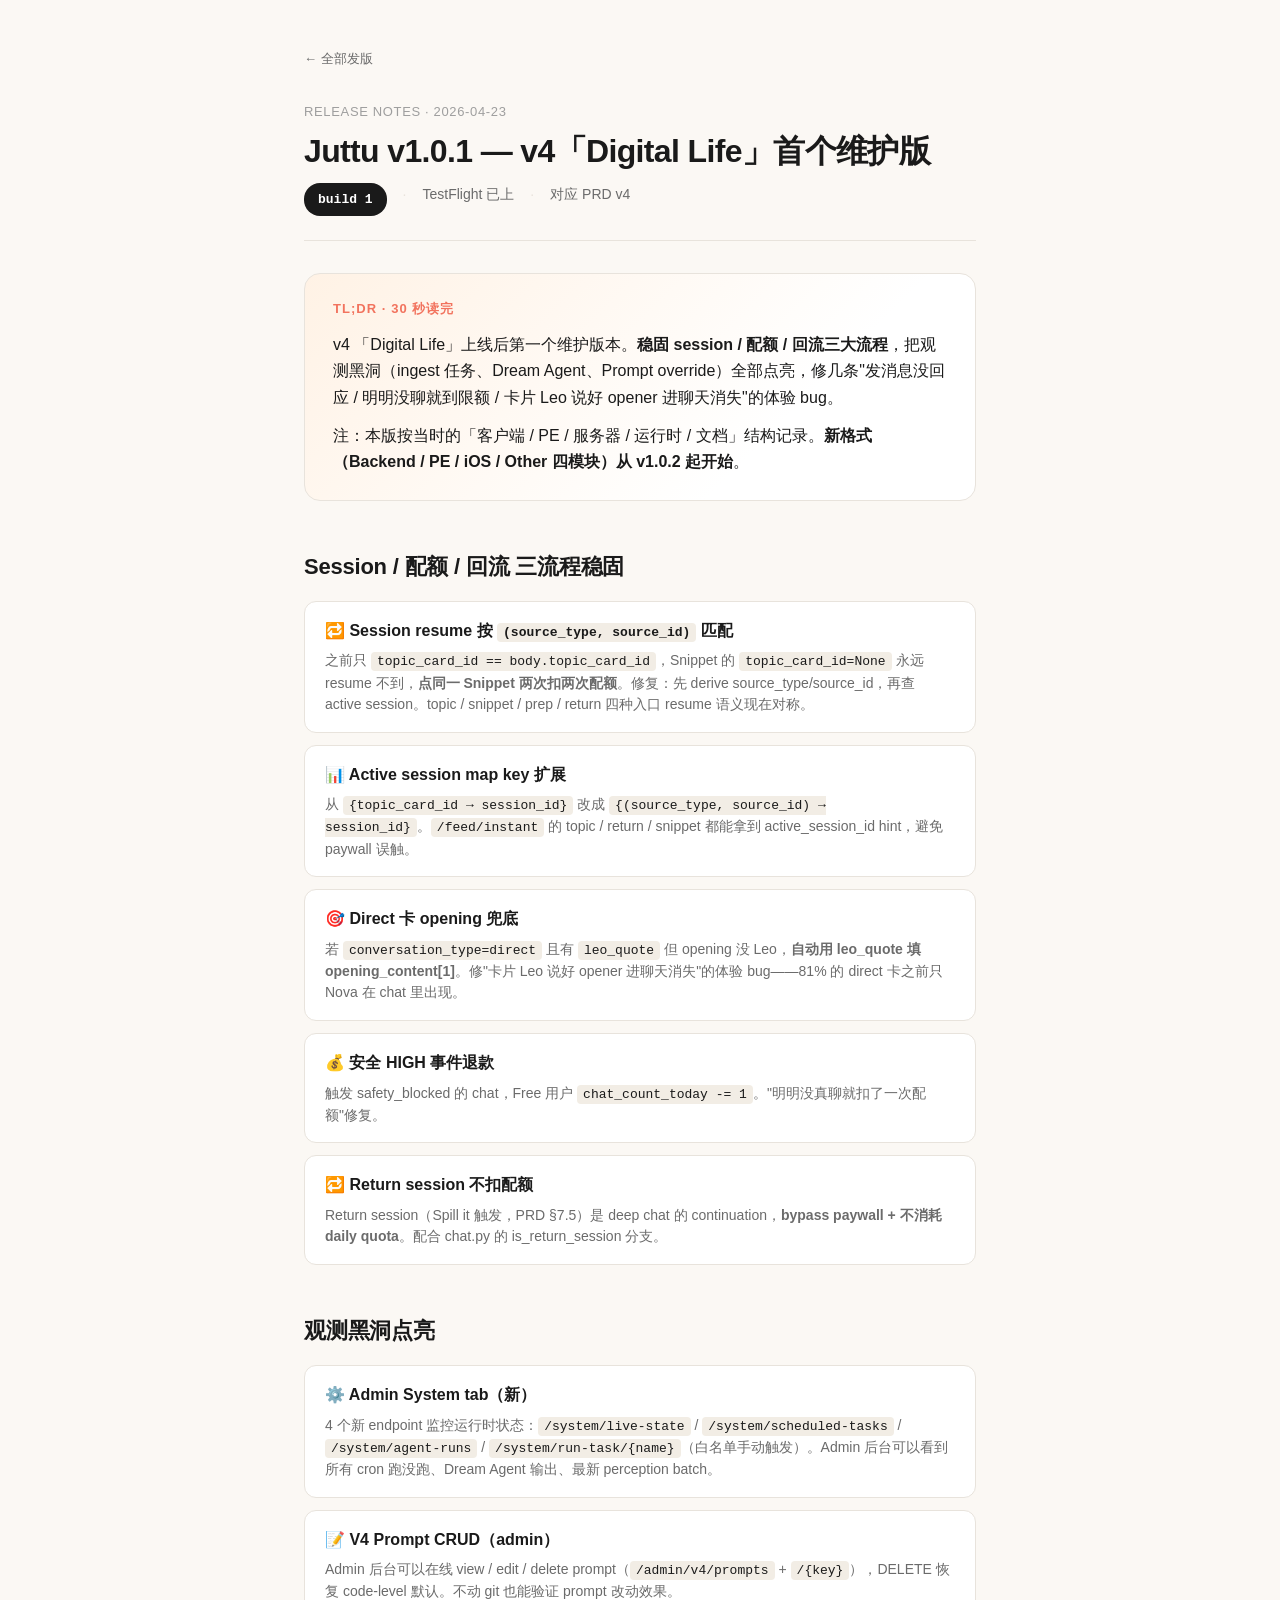
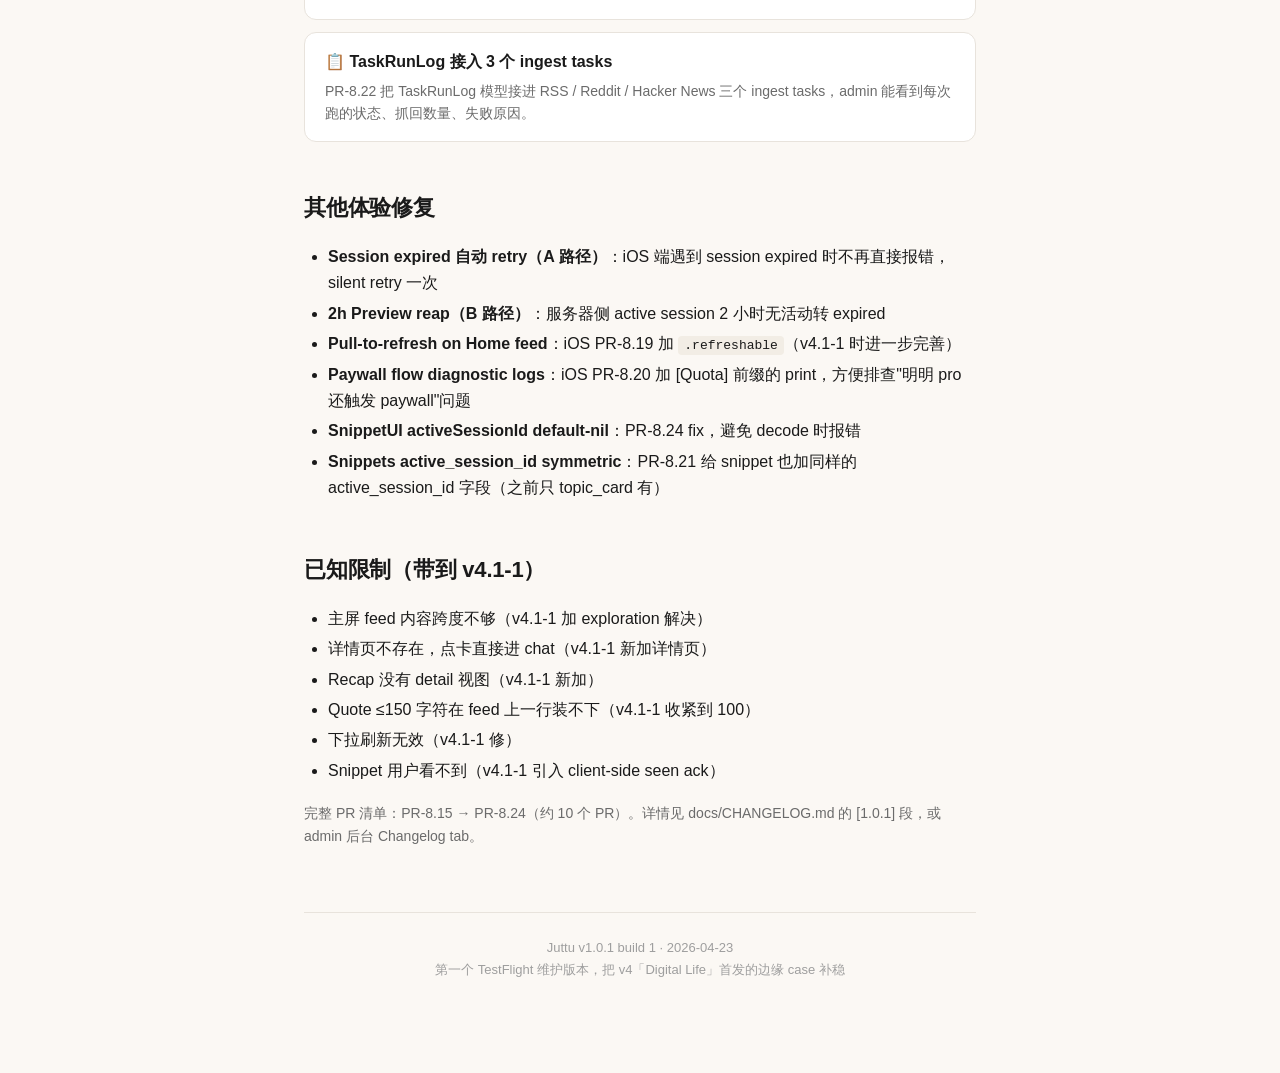
<file: v4.html>
<!DOCTYPE html>
<html lang="zh-Hans">
<head>
<meta charset="UTF-8">
<meta name="viewport" content="width=device-width, initial-scale=1.0">
<title>Juttu v1.0.1 发版通知 — v4 Digital Life 维护版</title>
<link rel="stylesheet" href="styles.css">
</head>
<body>
<div class="container">
  <nav class="topnav"><a href="./">← 全部发版</a></nav>

  <header class="hero">
    <div class="eyebrow">Release Notes · 2026-04-23</div>
    <h1>Juttu v1.0.1 — v4「Digital Life」首个维护版</h1>
    <div class="meta">
      <span><span class="build-chip">build 1</span></span>
      <span>TestFlight 已上</span>
      <span>对应 PRD v4</span>
    </div>
  </header>

  <section class="tldr">
    <div class="tldr-title">TL;DR · 30 秒读完</div>
    <p>v4 「Digital Life」上线后第一个维护版本。<strong>稳固 session / 配额 / 回流三大流程</strong>，把观测黑洞（ingest 任务、Dream Agent、Prompt override）全部点亮，修几条"发消息没回应 / 明明没聊就到限额 / 卡片 Leo 说好 opener 进聊天消失"的体验 bug。</p>
    <p>注：本版按当时的「客户端 / PE / 服务器 / 运行时 / 文档」结构记录。<strong>新格式（Backend / PE / iOS / Other 四模块）从 v1.0.2 起开始</strong>。</p>
  </section>

  <h2>Session / 配额 / 回流 三流程稳固</h2>

  <div class="feature-list">
    <div class="feature">
      <div class="feature-title">🔁 Session resume 按 <code>(source_type, source_id)</code> 匹配</div>
      <div class="feature-body">之前只 <code>topic_card_id == body.topic_card_id</code>，Snippet 的 <code>topic_card_id=None</code> 永远 resume 不到，<strong>点同一 Snippet 两次扣两次配额</strong>。修复：先 derive source_type/source_id，再查 active session。topic / snippet / prep / return 四种入口 resume 语义现在对称。</div>
    </div>
    <div class="feature">
      <div class="feature-title">📊 Active session map key 扩展</div>
      <div class="feature-body">从 <code>{topic_card_id → session_id}</code> 改成 <code>{(source_type, source_id) → session_id}</code>。<code>/feed/instant</code> 的 topic / return / snippet 都能拿到 active_session_id hint，避免 paywall 误触。</div>
    </div>
    <div class="feature">
      <div class="feature-title">🎯 Direct 卡 opening 兜底</div>
      <div class="feature-body">若 <code>conversation_type=direct</code> 且有 <code>leo_quote</code> 但 opening 没 Leo，<strong>自动用 leo_quote 填 opening_content[1]</strong>。修"卡片 Leo 说好 opener 进聊天消失"的体验 bug——81% 的 direct 卡之前只 Nova 在 chat 里出现。</div>
    </div>
    <div class="feature">
      <div class="feature-title">💰 安全 HIGH 事件退款</div>
      <div class="feature-body">触发 safety_blocked 的 chat，Free 用户 <code>chat_count_today -= 1</code>。"明明没真聊就扣了一次配额"修复。</div>
    </div>
    <div class="feature">
      <div class="feature-title">🔁 Return session 不扣配额</div>
      <div class="feature-body">Return session（Spill it 触发，PRD §7.5）是 deep chat 的 continuation，<strong>bypass paywall + 不消耗 daily quota</strong>。配合 chat.py 的 is_return_session 分支。</div>
    </div>
  </div>

  <h2>观测黑洞点亮</h2>

  <div class="feature-list">
    <div class="feature">
      <div class="feature-title">⚙️ Admin System tab（新）</div>
      <div class="feature-body">4 个新 endpoint 监控运行时状态：<code>/system/live-state</code> / <code>/system/scheduled-tasks</code> / <code>/system/agent-runs</code> / <code>/system/run-task/{name}</code>（白名单手动触发）。Admin 后台可以看到所有 cron 跑没跑、Dream Agent 输出、最新 perception batch。</div>
    </div>
    <div class="feature">
      <div class="feature-title">📝 V4 Prompt CRUD（admin）</div>
      <div class="feature-body">Admin 后台可以在线 view / edit / delete prompt（<code>/admin/v4/prompts</code> + <code>/{key}</code>），DELETE 恢复 code-level 默认。不动 git 也能验证 prompt 改动效果。</div>
    </div>
    <div class="feature">
      <div class="feature-title">📋 TaskRunLog 接入 3 个 ingest tasks</div>
      <div class="feature-body">PR-8.22 把 TaskRunLog 模型接进 RSS / Reddit / Hacker News 三个 ingest tasks，admin 能看到每次跑的状态、抓回数量、失败原因。</div>
    </div>
  </div>

  <h2>其他体验修复</h2>
  <ul>
    <li><strong>Session expired 自动 retry（A 路径）</strong>：iOS 端遇到 session expired 时不再直接报错，silent retry 一次</li>
    <li><strong>2h Preview reap（B 路径）</strong>：服务器侧 active session 2 小时无活动转 expired</li>
    <li><strong>Pull-to-refresh on Home feed</strong>：iOS PR-8.19 加 <code>.refreshable</code>（v4.1-1 时进一步完善）</li>
    <li><strong>Paywall flow diagnostic logs</strong>：iOS PR-8.20 加 [Quota] 前缀的 print，方便排查"明明 pro 还触发 paywall"问题</li>
    <li><strong>SnippetUI activeSessionId default-nil</strong>：PR-8.24 fix，避免 decode 时报错</li>
    <li><strong>Snippets active_session_id symmetric</strong>：PR-8.21 给 snippet 也加同样的 active_session_id 字段（之前只 topic_card 有）</li>
  </ul>

  <h2>已知限制（带到 v4.1-1）</h2>
  <ul>
    <li>主屏 feed 内容跨度不够（v4.1-1 加 exploration 解决）</li>
    <li>详情页不存在，点卡直接进 chat（v4.1-1 新加详情页）</li>
    <li>Recap 没有 detail 视图（v4.1-1 新加）</li>
    <li>Quote ≤150 字符在 feed 上一行装不下（v4.1-1 收紧到 100）</li>
    <li>下拉刷新无效（v4.1-1 修）</li>
    <li>Snippet 用户看不到（v4.1-1 引入 client-side seen ack）</li>
  </ul>

  <p style="color: var(--mute); font-size: 14px;">完整 PR 清单：PR-8.15 → PR-8.24（约 10 个 PR）。详情见 docs/CHANGELOG.md 的 [1.0.1] 段，或 admin 后台 Changelog tab。</p>

  <div class="footer">
    Juttu v1.0.1 build 1 · 2026-04-23<br>
    第一个 TestFlight 维护版本，把 v4「Digital Life」首发的边缘 case 补稳
  </div>

</div>
</body>
</html>
</file>
<file: styles.css>
/* Juttu Release Notes — shared stylesheet
 * Used by all version detail pages. Apple-inspired, mobile-first.
 */
:root {
  --nova: #F2735E;
  --leo: #5DB075;
  --vega: #C9924A;
  --ink: #1A1A1A;
  --mute: #6B6B6B;
  --soft: #9E9E9E;
  --bg: #FBF8F4;
  --card: #FFFFFF;
  --divider: #E8E3DC;
  --warm-amber: #FFF2E5;
  --cool-blue: #EDF0FC;
  --leo-tint: #F5FBF6;
  --nova-tint: #FFF7F5;
}
* { box-sizing: border-box; }
html, body {
  margin: 0; padding: 0;
  font-family: -apple-system, BlinkMacSystemFont, "PingFang SC", "Hiragino Sans GB", "Microsoft YaHei", sans-serif;
  background: var(--bg);
  color: var(--ink);
  line-height: 1.65;
  -webkit-font-smoothing: antialiased;
}
.container {
  max-width: 720px;
  margin: 0 auto;
  padding: 48px 24px 96px;
}

/* Top nav (back to index) */
.topnav {
  font-size: 13px;
  color: var(--mute);
  margin-bottom: 24px;
}
.topnav a {
  color: var(--mute);
  text-decoration: none;
}
.topnav a:hover { color: var(--nova); }

/* Hero */
.hero {
  padding: 8px 0 24px;
  border-bottom: 1px solid var(--divider);
  margin-bottom: 32px;
}
.eyebrow {
  font-size: 13px;
  color: var(--soft);
  letter-spacing: 0.05em;
  text-transform: uppercase;
  margin-bottom: 8px;
}
h1 {
  font-size: 32px;
  font-weight: 700;
  margin: 0 0 12px;
  letter-spacing: -0.02em;
  line-height: 1.25;
}
.meta {
  font-size: 14px;
  color: var(--mute);
  display: flex;
  gap: 16px;
  flex-wrap: wrap;
}
.meta span::before {
  content: "·";
  margin-right: 16px;
  color: var(--divider);
}
.meta span:first-child::before { display: none; }

/* TL;DR */
.tldr {
  background: linear-gradient(135deg, var(--warm-amber) 0%, #FFFFFF 70%);
  padding: 24px 28px;
  border-radius: 16px;
  margin-bottom: 32px;
  border: 1px solid var(--divider);
}
.tldr-title {
  font-size: 13px;
  font-weight: 700;
  color: var(--nova);
  letter-spacing: 0.08em;
  text-transform: uppercase;
  margin-bottom: 12px;
}
.tldr p { margin: 0 0 12px; font-size: 16px; }
.tldr p:last-child { margin-bottom: 0; }
.tldr strong { font-weight: 600; }

/* Section */
h2 {
  font-size: 22px;
  font-weight: 600;
  margin: 48px 0 16px;
  letter-spacing: -0.01em;
}
h3 {
  font-size: 17px;
  font-weight: 600;
  margin: 28px 0 12px;
  color: var(--ink);
}
p { margin: 0 0 14px; }
ul, ol { margin: 0 0 16px; padding-left: 24px; }
li { padding: 2px 0; }

/* Voice comparison */
.voice-compare {
  display: grid;
  grid-template-columns: 1fr 1fr;
  gap: 12px;
  margin: 16px 0 20px;
}
.voice-box {
  background: var(--card);
  border: 1px solid var(--divider);
  border-radius: 12px;
  padding: 16px;
  font-size: 14px;
  line-height: 1.55;
}
.voice-label {
  font-size: 11px;
  font-weight: 700;
  color: var(--soft);
  letter-spacing: 0.08em;
  text-transform: uppercase;
  margin-bottom: 8px;
}
.voice-box.before { background: var(--nova-tint); }
.voice-box.after  { background: var(--leo-tint); }
.voice-box.before .voice-label { color: var(--nova); }
.voice-box.after  .voice-label { color: var(--leo); }

/* Table */
table {
  width: 100%;
  border-collapse: collapse;
  margin: 16px 0 24px;
  font-size: 14px;
  background: var(--card);
  border-radius: 12px;
  overflow: hidden;
}
th, td {
  padding: 12px 16px;
  text-align: left;
  border-bottom: 1px solid var(--divider);
  vertical-align: top;
}
th {
  background: #F5F1EB;
  font-weight: 600;
  font-size: 12px;
  color: var(--mute);
  letter-spacing: 0.05em;
  text-transform: uppercase;
}
tr:last-child td { border-bottom: none; }
code {
  font-family: "SF Mono", "Menlo", "Monaco", monospace;
  font-size: 13px;
  background: #F2EDE5;
  padding: 2px 6px;
  border-radius: 4px;
  color: var(--ink);
}

/* Hotfix card */
.hotfix {
  background: var(--card);
  border-left: 3px solid var(--leo);
  padding: 16px 20px;
  border-radius: 0 12px 12px 0;
  margin: 12px 0 20px;
}
.hotfix.warning { border-left-color: var(--vega); }
.hotfix.alert { border-left-color: var(--nova); }
.hotfix-title { font-weight: 600; font-size: 15px; margin-bottom: 6px; }
.hotfix-body { font-size: 14px; color: var(--mute); }

/* Badges */
.badge {
  display: inline-block;
  padding: 3px 10px;
  border-radius: 12px;
  font-size: 11px;
  font-weight: 600;
  letter-spacing: 0.04em;
}
.badge-high   { background: #FEE8E5; color: #C5442D; }
.badge-medium { background: #FFF4DC; color: #A87514; }
.badge-low    { background: #E8F2EA; color: #3A7045; }

/* Demo steps */
.demo-steps {
  background: var(--card);
  border: 1px solid var(--divider);
  border-radius: 12px;
  padding: 20px 24px;
  margin: 12px 0 24px;
}
.demo-steps ol { margin: 0; padding-left: 20px; }
.demo-steps li { padding: 4px 0; font-size: 15px; }
.demo-steps strong { color: var(--ink); }

/* Highlight box */
.highlight {
  background: linear-gradient(135deg, var(--cool-blue) 0%, #FFFFFF 80%);
  border-radius: 12px;
  padding: 16px 20px;
  margin: 16px 0 24px;
  border: 1px solid var(--divider);
  font-size: 15px;
}
.highlight strong { color: var(--ink); }

/* Build chip */
.build-chip {
  display: inline-flex;
  align-items: center;
  gap: 8px;
  background: var(--ink);
  color: #FFF;
  padding: 6px 14px;
  border-radius: 16px;
  font-size: 13px;
  font-weight: 600;
  font-family: "SF Mono", "Menlo", monospace;
}

/* Build history */
.build-history { font-size: 13px; }
.build-history .skip { color: var(--soft); }
.build-history .keep { color: var(--leo); font-weight: 600; }

/* Feature list */
.feature-list {
  display: grid;
  gap: 12px;
  margin: 16px 0 24px;
}
.feature {
  background: var(--card);
  border: 1px solid var(--divider);
  border-radius: 12px;
  padding: 16px 20px;
}
.feature-icon {
  font-size: 20px;
  margin-right: 10px;
}
.feature-title {
  font-weight: 600;
  font-size: 16px;
  margin-bottom: 6px;
}
.feature-body {
  font-size: 14px;
  color: var(--mute);
  line-height: 1.55;
}

/* Footer */
.footer {
  margin-top: 64px;
  padding-top: 24px;
  border-top: 1px solid var(--divider);
  font-size: 13px;
  color: var(--soft);
  text-align: center;
}
.footer a { color: var(--mute); text-decoration: none; }
.footer a:hover { color: var(--nova); }

/* Mobile */
@media (max-width: 600px) {
  .container { padding: 24px 18px 60px; }
  h1 { font-size: 26px; }
  .voice-compare { grid-template-columns: 1fr; }
  table { font-size: 13px; }
  th, td { padding: 10px 12px; }
}
</file>
